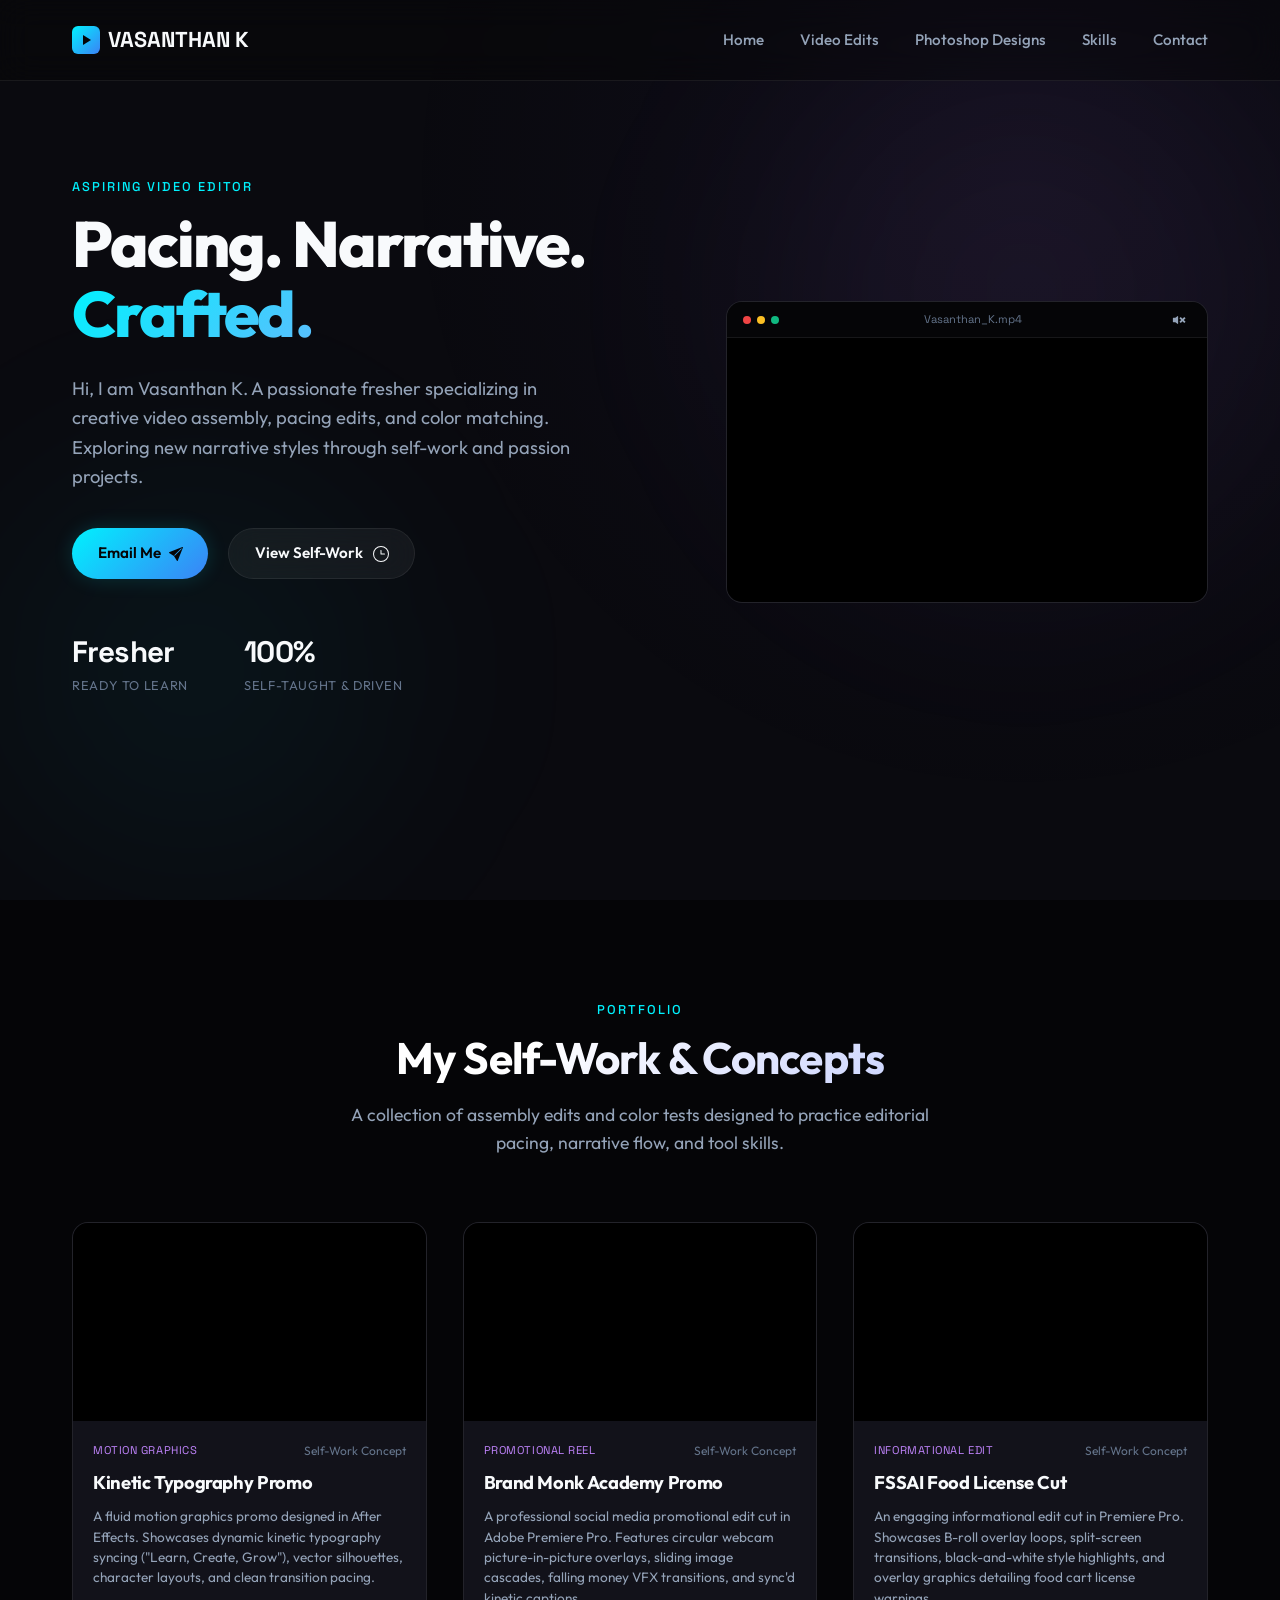
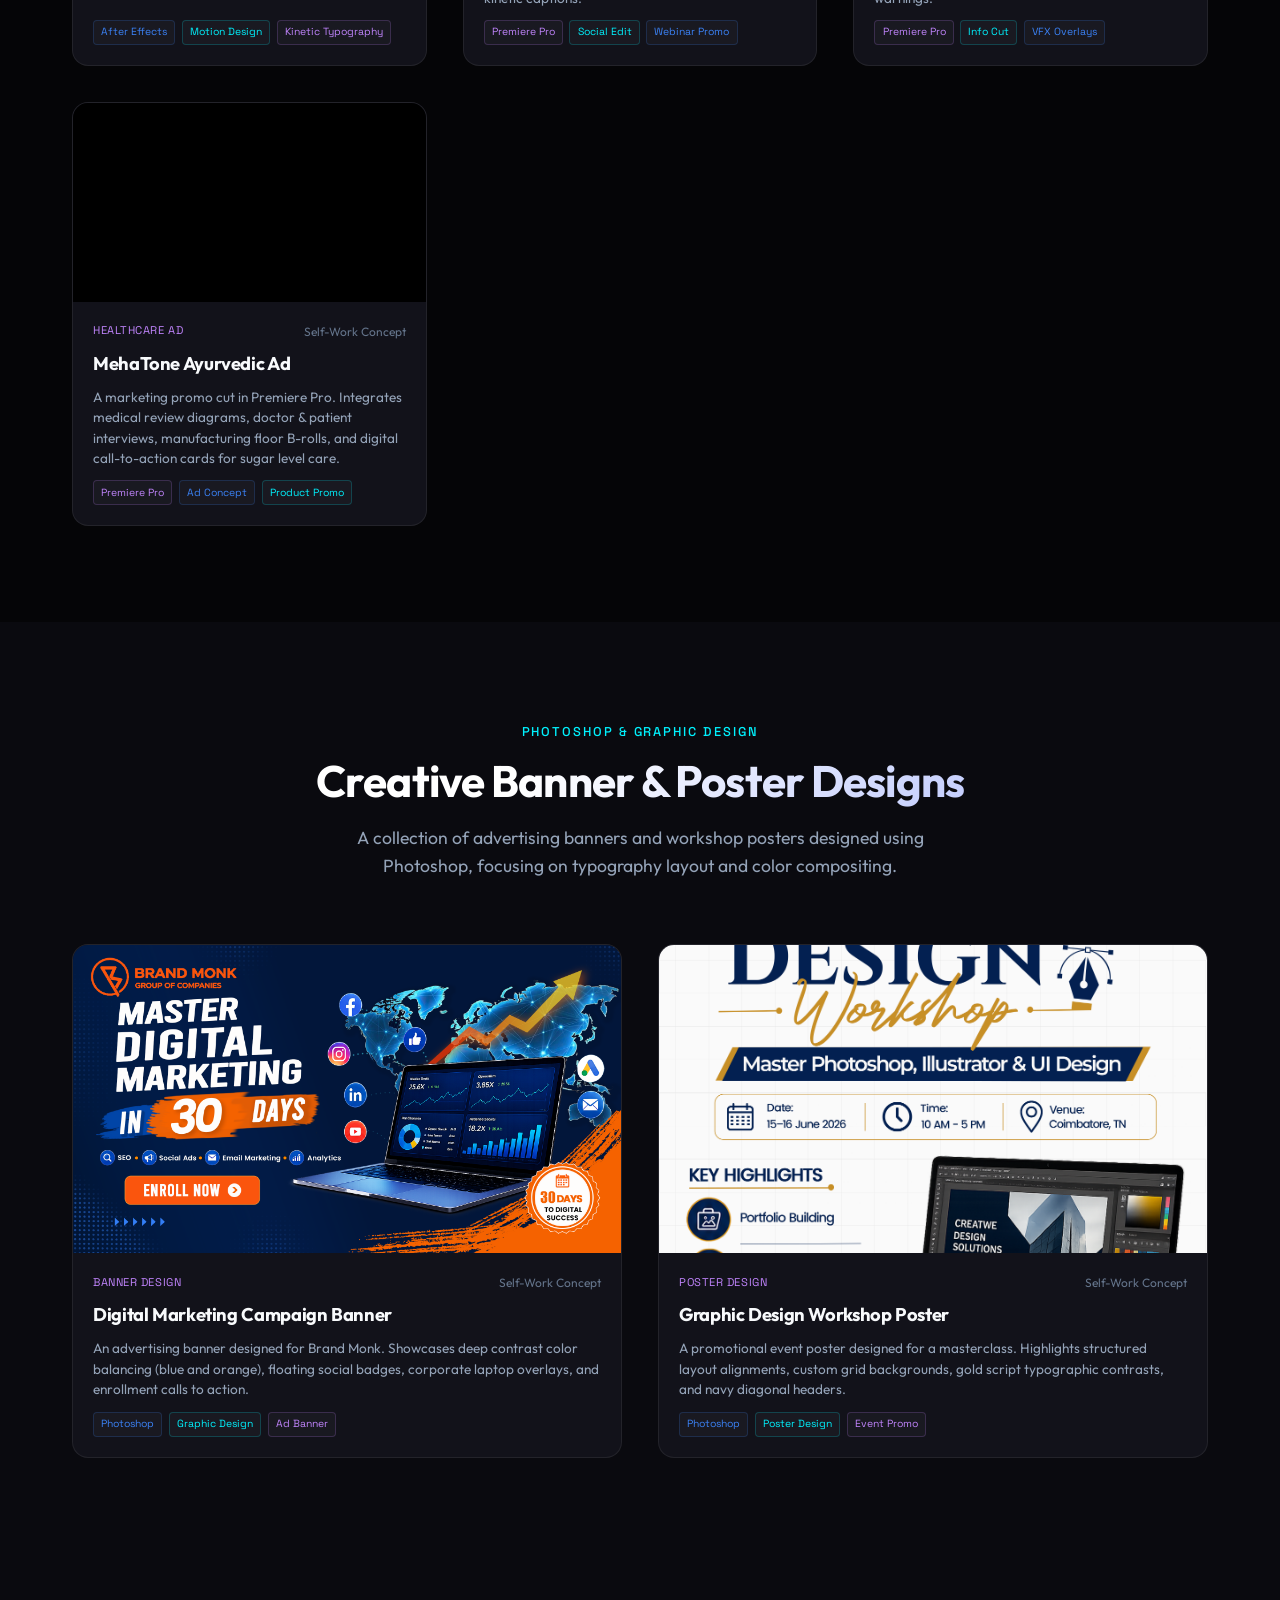
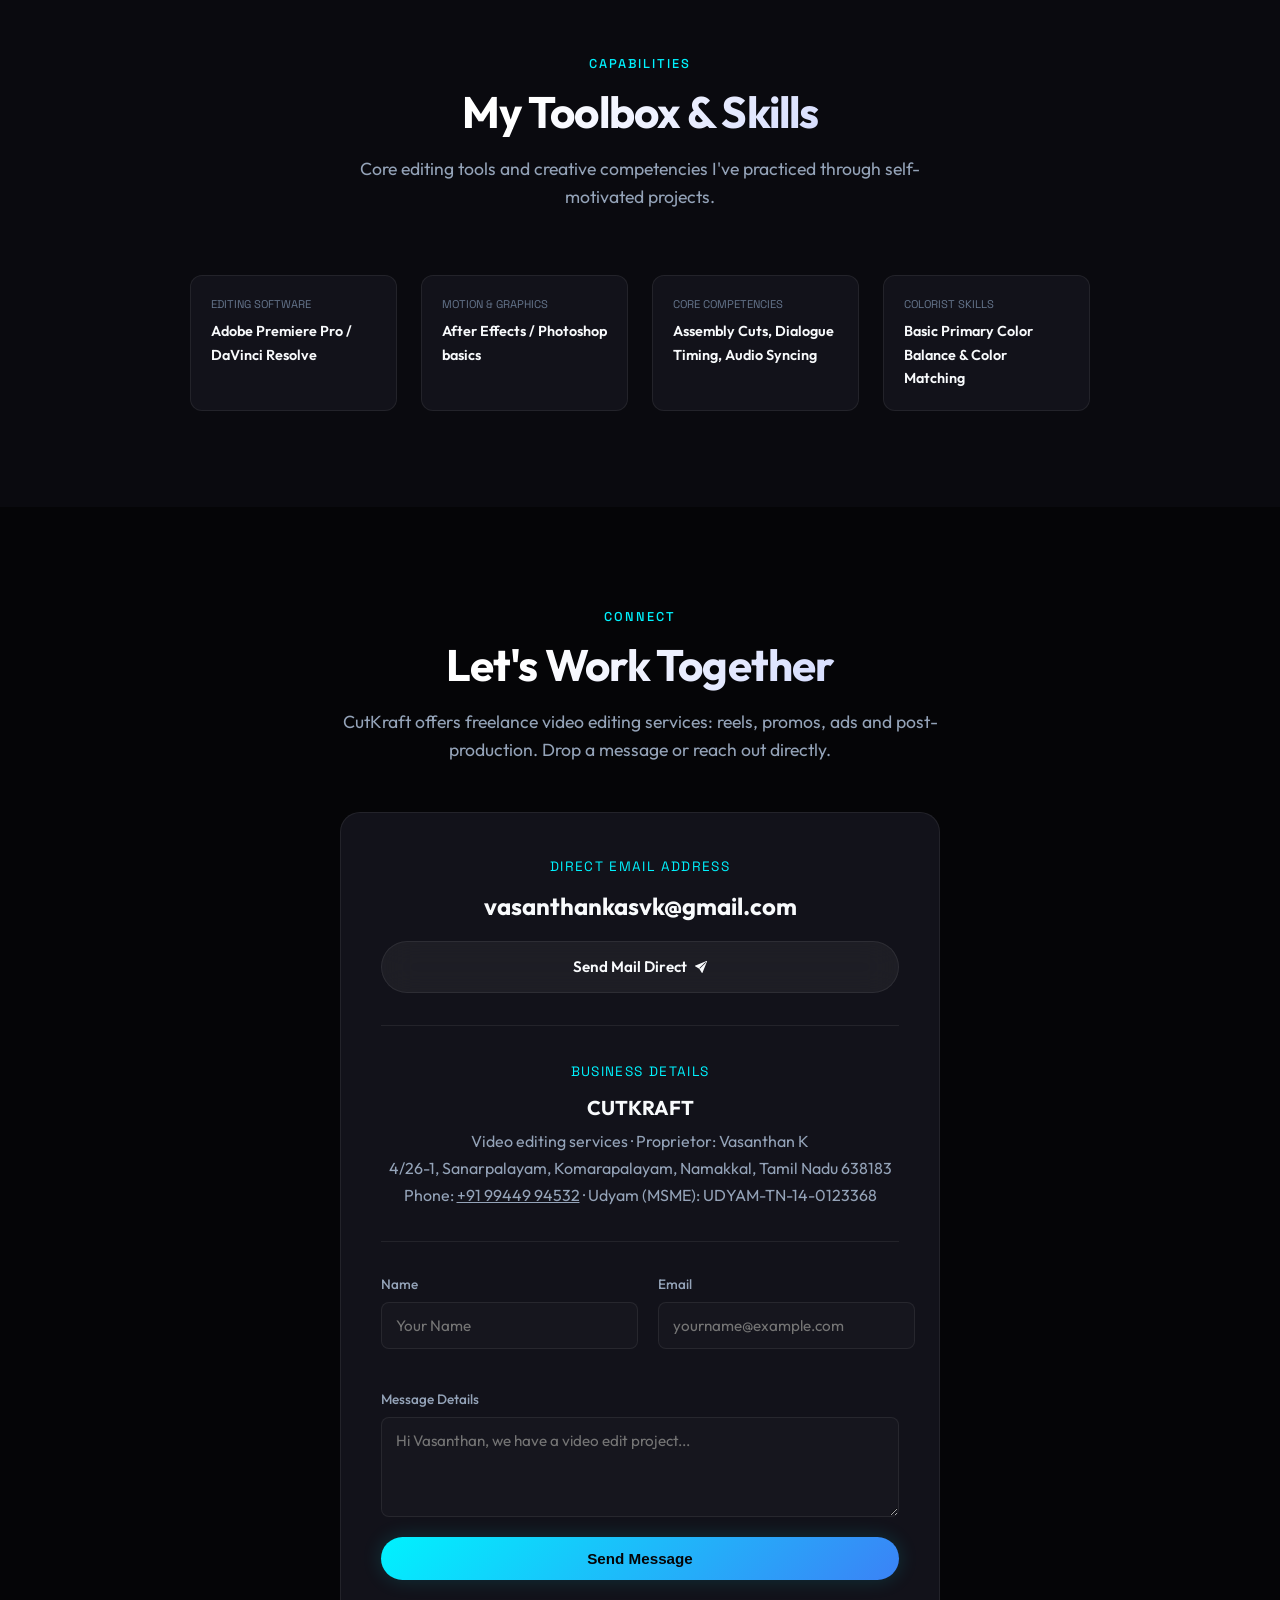
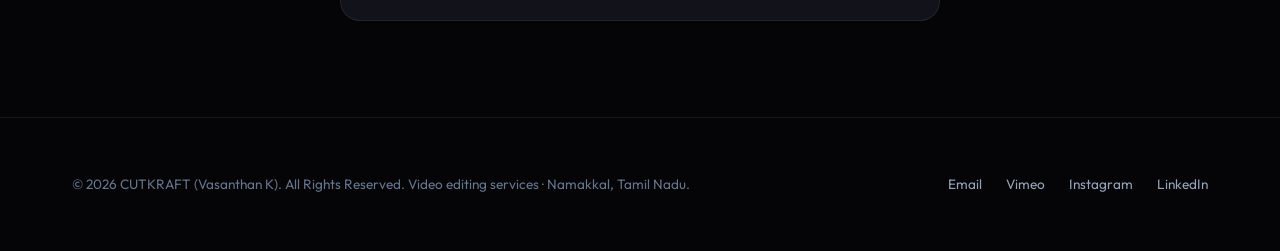
<file: index.html>
<!DOCTYPE html>
<html lang="en">
<head>
  <meta charset="UTF-8">
  <meta name="viewport" content="width=device-width, initial-scale=1.0">
  <title>CutKraft | Video Editing by Vasanthan K</title>
  <meta name="description" content="CutKraft: video editing services by Vasanthan K, Namakkal. Creative cuts, color grading and sound assembly.">
  
  <!-- CSS Stylesheet -->
  <link rel="stylesheet" href="style.css">
</head>
<body>

  <!-- Ambient Light Leak Effects -->
  <div class="ambient-bg">
    <div class="ambient-light-1"></div>
    <div class="ambient-light-2"></div>
  </div>

  <!-- Header Navigation -->
  <header id="header">
    <div class="container nav-container">
      <a href="#" class="logo">
        <div class="logo-icon"></div>
        VASANTHAN K
      </a>
      <nav>
        <ul class="nav-links">
          <li><a href="#hero">Home</a></li>
          <li><a href="#works">Video Edits</a></li>
          <li><a href="#designs">Photoshop Designs</a></li>
          <li><a href="#skills">Skills</a></li>
          <li><a href="#contact">Contact</a></li>
        </ul>
      </nav>
      <button class="mobile-menu-toggle" id="menuToggle" aria-label="Toggle navigation menu">
        <svg width="24" height="24" fill="currentColor" viewBox="0 0 16 16">
          <path fill-rule="evenodd" d="M2.5 12a.5.5 0 0 1 .5-.5h10a.5.5 0 0 1 0 1H3a.5.5 0 0 1-.5-.5zm0-4a.5.5 0 0 1 .5-.5h10a.5.5 0 0 1 0 1H3a.5.5 0 0 1-.5-.5zm0-4a.5.5 0 0 1 .5-.5h10a.5.5 0 0 1 0 1H3a.5.5 0 0 1-.5-.5z"/>
        </svg>
      </button>
    </div>
  </header>

  <!-- Hero Section -->
  <section id="hero" class="hero">
    <div class="container hero-grid">
      <div class="hero-content">
        <span class="section-tag">Aspiring Video Editor</span>
        <h1>Pacing. Narrative.<br><span>Crafted.</span></h1>
        <p>Hi, I am Vasanthan K. A passionate fresher specializing in creative video assembly, pacing edits, and color matching. Exploring new narrative styles through self-work and passion projects.</p>
        <div class="hero-actions">
          <a href="mailto:vasanthankasvk@gmail.com" class="btn btn-primary">
            Email Me
            <svg width="14" height="14" viewBox="0 0 16 16" fill="currentColor">
              <path d="M15.964.686a.5.5 0 0 0-.65-.65L.767 5.855H.766l-.452.18a.5.5 0 0 0-.082.887l.41.26.001.002 4.995 3.178 3.178 4.995.002.002.26.41a.5.5 0 0 0 .886-.083l6-15Zm-1.833 1.89L6.637 10.07l-.215-.338a.5.5 0 0 0-.154-.154l-.338-.215 7.494-7.494 1.178-.393-.393 1.178Z"/>
            </svg>
          </a>
          <a href="#works" class="btn btn-secondary">
            View Self-Work
            <svg width="16" height="16" viewBox="0 0 16 16" fill="currentColor" style="margin-left: 2px;">
              <path d="M8 15A7 7 0 1 1 8 1a7 7 0 0 1 0 14zm0 1A8 8 0 1 0 8 0a8 8 0 0 0 0 16z"/>
              <path d="M8 4a.5.5 0 0 1 .5.5v3h3a.5.5 0 0 1 0 1h-3.5a.5.5 0 0 1-.5-.5v-4A.5.5 0 0 1 8 4z"/>
            </svg>
          </a>
        </div>
        <div class="hero-stats">
          <div class="stat-item">
            <h3>Fresher<span></span></h3>
            <p>Ready to Learn</p>
          </div>
          <div class="stat-item">
            <h3>100%<span></span></h3>
            <p>Self-Taught & Driven</p>
          </div>
        </div>
      </div>
      
      <div class="hero-visual">
        <div class="preview-lens-card">
          <div class="card-topbar">
            <div class="card-dots">
              <div class="card-dot red"></div>
              <div class="card-dot yellow"></div>
              <div class="card-dot green"></div>
            </div>
            <div class="card-title">Vasanthan_K.mp4</div>
            <button class="monitor-btn" id="heroMuteBtn" style="position: relative; z-index: 10; padding: 0; width: 24px; height: 24px; display: flex; align-items: center; justify-content: center; background: none; border: none; color: var(--text-secondary); cursor: pointer;" aria-label="Mute Toggle">
              <svg width="14" height="14" fill="currentColor" viewBox="0 0 16 16" id="heroMuteIcon">
                <!-- Speaker with slash (muted by default) -->
                <path d="M6.717 3.55A.5.5 0 0 1 7 4v8a.5.5 0 0 1-.812.39L3.825 10.5H1.5A.5.5 0 0 1 1 10V6a.5.5 0 0 1 .5-.5h2.325l2.363-1.89a.5.5 0 0 1 .529-.06zM13.5 8l2-2L14 4.5l-2 2-2-2L8.5 6l2 2-2 2 1.5 1.5 2-2 2 2 1.5-1.5-2-2z"/>
              </svg>
            </button>
          </div>
          <div class="preview-lens-media">
            <video id="heroVideo" autoplay loop muted playsinline style="pointer-events: none; width: 100%; height: 100%; object-fit: cover;">
              <source src="https://media.githubusercontent.com/media/Vasanthank994499/video-editing-portfolio/master/assets/VKF.mp4" type="video/mp4">
            </video>
          </div>
        </div>
      </div>
    </div>
  </section>

  <!-- Self-Work Video Showcase Grid -->
  <section id="works" style="background-color: var(--bg-darker);">
    <div class="container">
      <div style="text-align: center;">
        <span class="section-tag">Portfolio</span>
        <h2 class="section-title">My Self-Work & Concepts</h2>
        <p class="section-desc" style="margin: 0 auto 4rem;">A collection of assembly edits and color tests designed to practice editorial pacing, narrative flow, and tool skills.</p>
      </div>

      <div class="portfolio-grid">
        <!-- Self Work 1 -->
        <a href="player.html?id=0" style="text-decoration: none; color: inherit; display: block;">
          <div class="portfolio-card">
            <div class="card-media">
              <video preload="metadata" loop playsinline muted>
                <source src="https://media.githubusercontent.com/media/Vasanthank994499/video-editing-portfolio/master/assets/VASANTHANK_AE3.mp4" type="video/mp4">
                Your browser does not support the video tag.
              </video>
              <div class="play-overlay">
                <div class="play-btn-circle" style="width: 54px; height: 54px;">
                  <svg width="16" height="16" viewBox="0 0 16 16">
                    <path d="m11.596 8.697-6.363 3.692c-.54.313-1.233-.066-1.233-.697V4.308c0-.63.692-1.01 1.233-.696l6.363 3.692a.802.802 0 0 1 0 1.393z"/>
                  </svg>
                </div>
              </div>
            </div>
            <div class="card-info">
              <div class="card-meta-row">
                <span class="card-category">Motion Graphics</span>
                <span class="card-role">Self-Work Concept</span>
              </div>
              <h3 class="card-title-text">Kinetic Typography Promo</h3>
              <p class="card-desc">A fluid motion graphics promo designed in After Effects. Showcases dynamic kinetic typography syncing ("Learn, Create, Grow"), vector silhouettes, character layouts, and clean transition pacing.</p>
              <div class="card-tech-stack">
                <span class="tech-badge blue">After Effects</span>
                <span class="tech-badge cyan">Motion Design</span>
                <span class="tech-badge purple">Kinetic Typography</span>
              </div>
            </div>
          </div>
        </a>

        <!-- Self Work 2 -->
        <a href="player.html?id=1" style="text-decoration: none; color: inherit; display: block;">
          <div class="portfolio-card">
            <div class="card-media">
              <video preload="metadata" loop playsinline muted>
                <source src="https://media.githubusercontent.com/media/Vasanthank994499/video-editing-portfolio/master/assets/PR_OUT.mp4" type="video/mp4">
                Your browser does not support the video tag.
              </video>
              <div class="play-overlay">
                <div class="play-btn-circle" style="width: 54px; height: 54px;">
                  <svg width="16" height="16" viewBox="0 0 16 16">
                    <path d="m11.596 8.697-6.363 3.692c-.54.313-1.233-.066-1.233-.697V4.308c0-.63.692-1.01 1.233-.696l6.363 3.692a.802.802 0 0 1 0 1.393z"/>
                  </svg>
                </div>
              </div>
            </div>
            <div class="card-info">
              <div class="card-meta-row">
                <span class="card-category">Promotional Reel</span>
                <span class="card-role">Self-Work Concept</span>
              </div>
              <h3 class="card-title-text">Brand Monk Academy Promo</h3>
              <p class="card-desc">A professional social media promotional edit cut in Adobe Premiere Pro. Features circular webcam picture-in-picture overlays, sliding image cascades, falling money VFX transitions, and sync'd kinetic captions.</p>
              <div class="card-tech-stack">
                <span class="tech-badge purple">Premiere Pro</span>
                <span class="tech-badge cyan">Social Edit</span>
                <span class="tech-badge blue">Webinar Promo</span>
              </div>
            </div>
          </div>
        </a>

        <!-- Self Work 3 -->
        <a href="player.html?id=2" style="text-decoration: none; color: inherit; display: block;">
          <div class="portfolio-card">
            <div class="card-media">
              <video preload="metadata" loop playsinline muted>
                <source src="https://media.githubusercontent.com/media/Vasanthank994499/video-editing-portfolio/master/assets/VASANTHANK_PR.mp4" type="video/mp4">
                Your browser does not support the video tag.
              </video>
              <div class="play-overlay">
                <div class="play-btn-circle" style="width: 54px; height: 54px;">
                  <svg width="16" height="16" viewBox="0 0 16 16">
                    <path d="m11.596 8.697-6.363 3.692c-.54.313-1.233-.066-1.233-.697V4.308c0-.63.692-1.01 1.233-.696l6.363 3.692a.802.802 0 0 1 0 1.393z"/>
                  </svg>
                </div>
              </div>
            </div>
            <div class="card-info">
              <div class="card-meta-row">
                <span class="card-category">Informational Edit</span>
                <span class="card-role">Self-Work Concept</span>
              </div>
              <h3 class="card-title-text">FSSAI Food License Cut</h3>
              <p class="card-desc">An engaging informational edit cut in Premiere Pro. Showcases B-roll overlay loops, split-screen transitions, black-and-white style highlights, and overlay graphics detailing food cart license warnings.</p>
              <div class="card-tech-stack">
                <span class="tech-badge purple">Premiere Pro</span>
                <span class="tech-badge cyan">Info Cut</span>
                <span class="tech-badge blue">VFX Overlays</span>
              </div>
            </div>
          </div>
        </a>

        <!-- Self Work 4 -->
        <a href="player.html?id=3" style="text-decoration: none; color: inherit; display: block;">
          <div class="portfolio-card">
            <div class="card-media">
              <video preload="metadata" loop playsinline muted>
                <source src="https://media.githubusercontent.com/media/Vasanthank994499/video-editing-portfolio/master/assets/FinalOut3.mp4" type="video/mp4">
                Your browser does not support the video tag.
              </video>
              <div class="play-overlay">
                <div class="play-btn-circle" style="width: 54px; height: 54px;">
                  <svg width="16" height="16" viewBox="0 0 16 16">
                    <path d="m11.596 8.697-6.363 3.692c-.54.313-1.233-.066-1.233-.697V4.308c0-.63.692-1.01 1.233-.696l6.363 3.692a.802.802 0 0 1 0 1.393z"/>
                  </svg>
                </div>
              </div>
            </div>
            <div class="card-info">
              <div class="card-meta-row">
                <span class="card-category">Healthcare Ad</span>
                <span class="card-role">Self-Work Concept</span>
              </div>
              <h3 class="card-title-text">MehaTone Ayurvedic Ad</h3>
              <p class="card-desc">A marketing promo cut in Premiere Pro. Integrates medical review diagrams, doctor & patient interviews, manufacturing floor B-rolls, and digital call-to-action cards for sugar level care.</p>
              <div class="card-tech-stack">
                <span class="tech-badge purple">Premiere Pro</span>
                <span class="tech-badge blue">Ad Concept</span>
                <span class="tech-badge cyan">Product Promo</span>
              </div>
            </div>
          </div>
        </a>
      </div>
    </div>
  </section>

  <!-- Graphic Design Showcase -->
  <section id="designs" style="background-color: var(--bg-main);">
    <div class="container">
      <div style="text-align: center;">
        <span class="section-tag">Photoshop & Graphic Design</span>
        <h2 class="section-title">Creative Banner & Poster Designs</h2>
        <p class="section-desc" style="margin: 0 auto 4rem;">A collection of advertising banners and workshop posters designed using Photoshop, focusing on typography layout and color compositing.</p>
      </div>

      <div class="portfolio-grid">
        <!-- Design Card 1 -->
        <a href="assets/VasanthanK_BannerDesign.png" target="_blank" style="text-decoration: none; color: inherit; display: block;">
          <div class="portfolio-card">
            <div class="card-media">
              <img src="assets/VasanthanK_BannerDesign.png" alt="Digital Marketing Course Banner" style="width: 100%; height: 100%; object-fit: cover;">
            </div>
            <div class="card-info">
              <div class="card-meta-row">
                <span class="card-category">Banner Design</span>
                <span class="card-role">Self-Work Concept</span>
              </div>
              <h3 class="card-title-text">Digital Marketing Campaign Banner</h3>
              <p class="card-desc">An advertising banner designed for Brand Monk. Showcases deep contrast color balancing (blue and orange), floating social badges, corporate laptop overlays, and enrollment calls to action.</p>
              <div class="card-tech-stack">
                <span class="tech-badge blue">Photoshop</span>
                <span class="tech-badge cyan">Graphic Design</span>
                <span class="tech-badge purple">Ad Banner</span>
              </div>
            </div>
          </div>
        </a>

        <!-- Design Card 2 -->
        <a href="assets/VasanthanK_PosterDesign.png" target="_blank" style="text-decoration: none; color: inherit; display: block;">
          <div class="portfolio-card">
            <div class="card-media">
              <img src="assets/VasanthanK_PosterDesign.png" alt="Design Workshop Poster" style="width: 100%; height: 100%; object-fit: cover;">
            </div>
            <div class="card-info">
              <div class="card-meta-row">
                <span class="card-category">Poster Design</span>
                <span class="card-role">Self-Work Concept</span>
              </div>
              <h3 class="card-title-text">Graphic Design Workshop Poster</h3>
              <p class="card-desc">A promotional event poster designed for a masterclass. Highlights structured layout alignments, custom grid backgrounds, gold script typographic contrasts, and navy diagonal headers.</p>
              <div class="card-tech-stack">
                <span class="tech-badge blue">Photoshop</span>
                <span class="tech-badge cyan">Poster Design</span>
                <span class="tech-badge purple">Event Promo</span>
              </div>
            </div>
          </div>
        </a>
      </div>
    </div>
  </section>

  <!-- Skills Board Section -->
  <section id="skills">
    <div class="container">
      <div style="text-align: center;">
        <span class="section-tag">Capabilities</span>
        <h2 class="section-title">My Toolbox & Skills</h2>
        <p class="section-desc" style="margin: 0 auto 4rem;">Core editing tools and creative competencies I've practiced through self-motivated projects.</p>
      </div>

      <div class="about-specs" style="max-width: 900px; margin: 0 auto;">
        <div class="spec-card">
          <div class="spec-lbl">Editing Software</div>
          <div class="spec-val">Adobe Premiere Pro / DaVinci Resolve</div>
        </div>
        <div class="spec-card">
          <div class="spec-lbl">Motion & Graphics</div>
          <div class="spec-val">After Effects / Photoshop basics</div>
        </div>
        <div class="spec-card">
          <div class="spec-lbl">Core Competencies</div>
          <div class="spec-val">Assembly Cuts, Dialogue Timing, Audio Syncing</div>
        </div>
        <div class="spec-card">
          <div class="spec-lbl">Colorist Skills</div>
          <div class="spec-val">Basic Primary Color Balance & Color Matching</div>
        </div>
      </div>
    </div>
  </section>

  <!-- Contact Section -->
  <section id="contact" style="background-color: var(--bg-darker);">
    <div class="container">
      <div style="text-align: center;">
        <span class="section-tag">Connect</span>
        <h2 class="section-title">Let's Work Together</h2>
        <p class="section-desc" style="margin: 0 auto 3rem;">CutKraft offers freelance video editing services: reels, promos, ads and post-production. Drop a message or reach out directly.</p>
      </div>

      <div class="contact-wrapper">
        <!-- Direct Email Display Card -->
        <div style="text-align: center; margin-bottom: 2rem; padding-bottom: 2rem; border-bottom: 1px solid var(--border-color);">
          <span style="font-family: var(--font-mono); color: var(--accent-cyan); font-size: 0.85rem; letter-spacing: 0.1em; text-transform: uppercase;">Direct Email Address</span>
          <p style="font-size: 1.5rem; font-weight: 700; margin: 0.5rem 0 1rem; color: var(--text-primary);">vasanthankasvk@gmail.com</p>
          <a href="mailto:vasanthankasvk@gmail.com" class="btn btn-secondary">
            Send Mail Direct
            <svg width="12" height="12" viewBox="0 0 16 16" fill="currentColor">
              <path d="M15.964.686a.5.5 0 0 0-.65-.65L.767 5.855H.766l-.452.18a.5.5 0 0 0-.082.887l.41.26.001.002 4.995 3.178 3.178 4.995.002.002.26.41a.5.5 0 0 0 .886-.083l6-15Zm-1.833 1.89L6.637 10.07l-.215-.338a.5.5 0 0 0-.154-.154l-.338-.215 7.494-7.494 1.178-.393-.393 1.178Z"/>
            </svg>
          </a>
        </div>

        <!-- Business details (must match the Udyam registration) -->
        <div style="text-align: center; margin-bottom: 2rem; padding-bottom: 2rem; border-bottom: 1px solid var(--border-color);">
          <span style="font-family: var(--font-mono); color: var(--accent-cyan); font-size: 0.85rem; letter-spacing: 0.1em; text-transform: uppercase;">Business Details</span>
          <p style="font-size: 1.25rem; font-weight: 700; margin: 0.5rem 0 0.25rem; color: var(--text-primary);">CUTKRAFT</p>
          <p style="margin: 0; color: var(--text-secondary); line-height: 1.7;">
            Video editing services · Proprietor: Vasanthan K<br>
            4/26-1, Sanarpalayam, Komarapalayam, Namakkal, Tamil Nadu 638183<br>
            Phone: <a href="tel:+919944994532" style="color: inherit;">+91 99449 94532</a> · Udyam (MSME): UDYAM-TN-14-0123368
          </p>
        </div>

        <form id="contactForm">
          <div class="form-group-row">
            <div class="form-group">
              <label for="contactName" class="form-label">Name</label>
              <input type="text" id="contactName" class="form-control" placeholder="Your Name" required>
            </div>
            <div class="form-group">
              <label for="contactEmail" class="form-label">Email</label>
              <input type="email" id="contactEmail" class="form-control" placeholder="yourname@example.com" required>
            </div>
          </div>
          
          <div class="form-group">
            <label for="contactDetails" class="form-label">Message Details</label>
            <textarea id="contactDetails" class="form-control" placeholder="Hi Vasanthan, we have a video edit project..." required></textarea>
          </div>

          <button type="submit" class="btn btn-primary">
            Send Message
          </button>
        </form>
      </div>
    </div>
  </section>

  <!-- Footer -->
  <footer>
    <div class="container footer-content">
      <div class="footer-copyright">
        &copy; 2026 CUTKRAFT (Vasanthan K). All Rights Reserved. Video editing services · Namakkal, Tamil Nadu.
      </div>
      <div class="footer-socials">
        <a href="mailto:vasanthankasvk@gmail.com" class="social-link">Email</a>
        <a href="#" class="social-link">Vimeo</a>
        <a href="#" class="social-link">Instagram</a>
        <a href="#" class="social-link">LinkedIn</a>
      </div>
    </div>
  </footer>

  <!-- Toast Success Notification -->
  <div class="toast" id="successToast">
    <svg width="20" height="20" fill="currentColor" viewBox="0 0 16 16">
      <path d="M16 8A8 8 0 1 1 0 8a8 8 0 0 1 16 0zm-3.97-3.03a.75.75 0 0 0-1.08.022L7.477 9.417 5.384 7.323a.75.75 0 0 0-1.06 1.06L6.97 11.03a.75.75 0 0 0 1.079-.02l3.992-4.99a.75.75 0 0 0-.01-1.05z"/>
    </svg>
    <span id="toastMessage">Message sent successfully!</span>
  </div>

  <!-- Script Logic File -->
  <script src="app.js"></script>
</body>
</html>
</file>
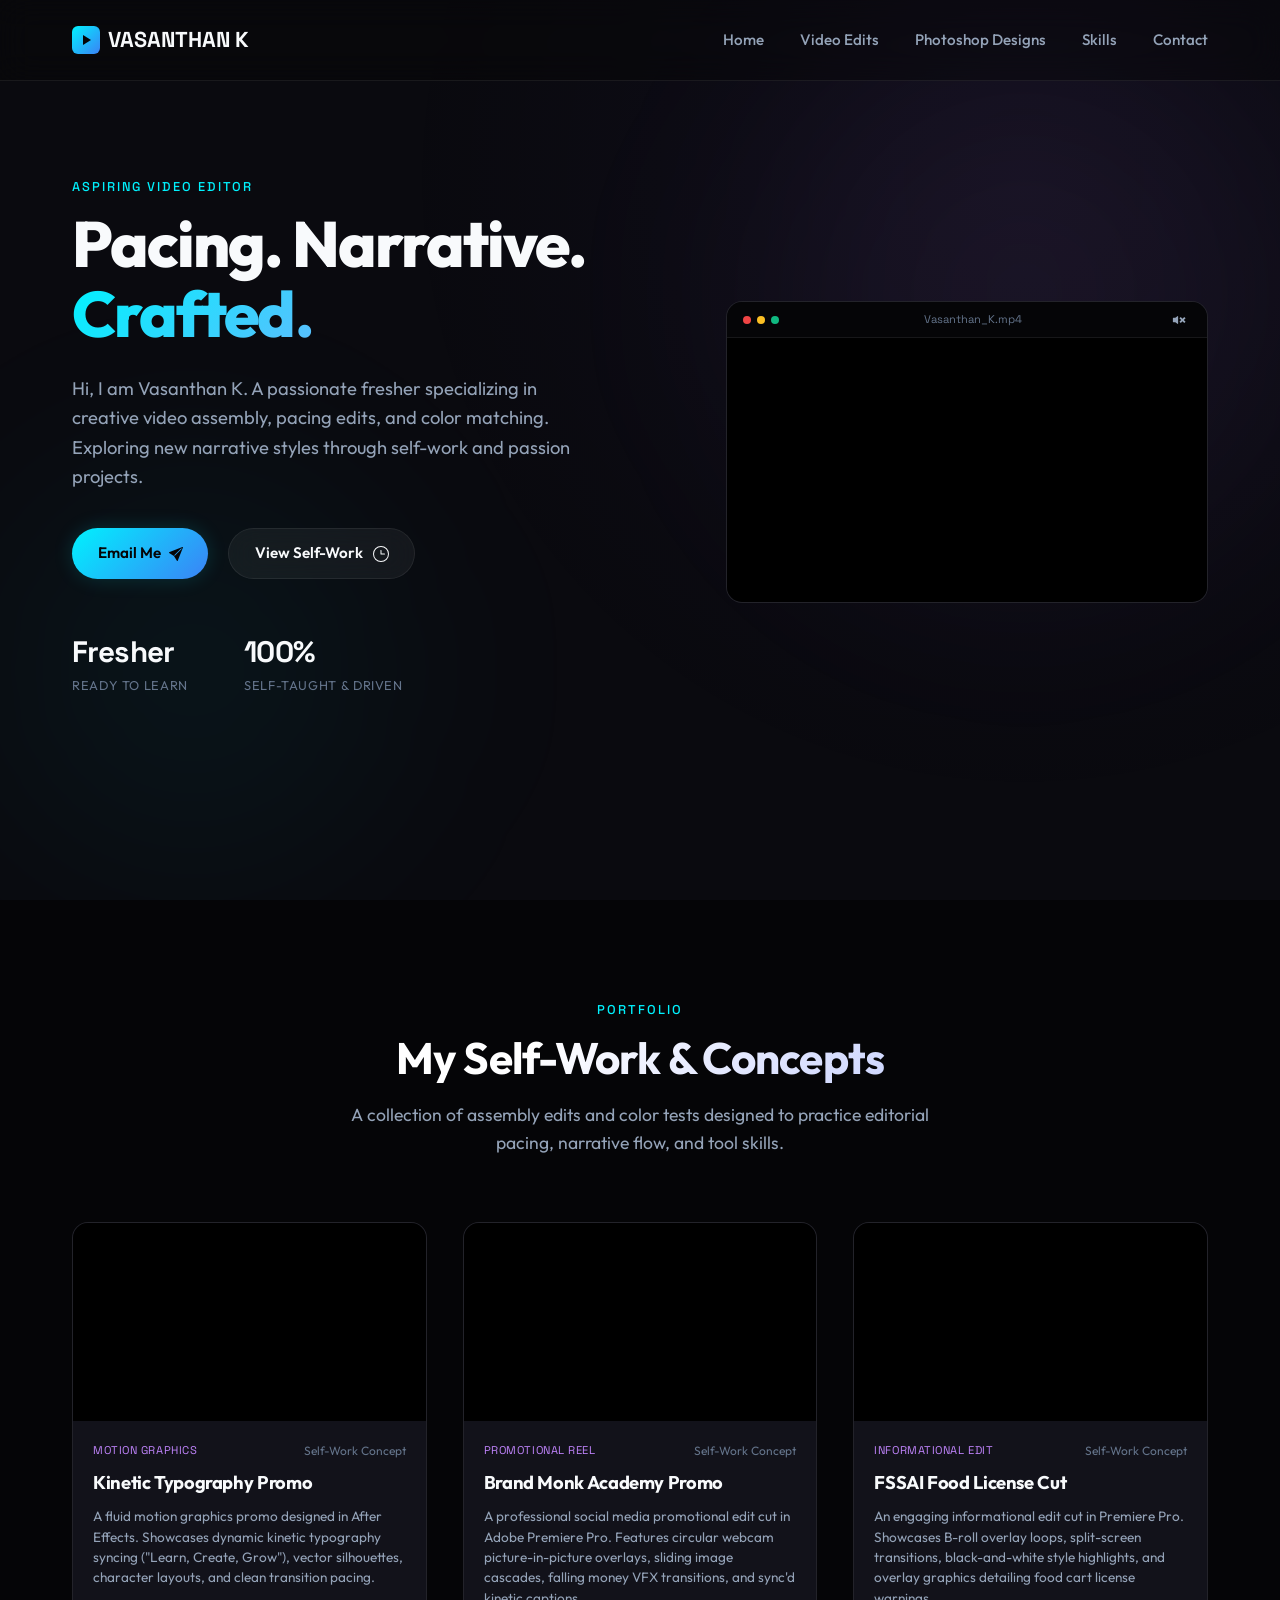
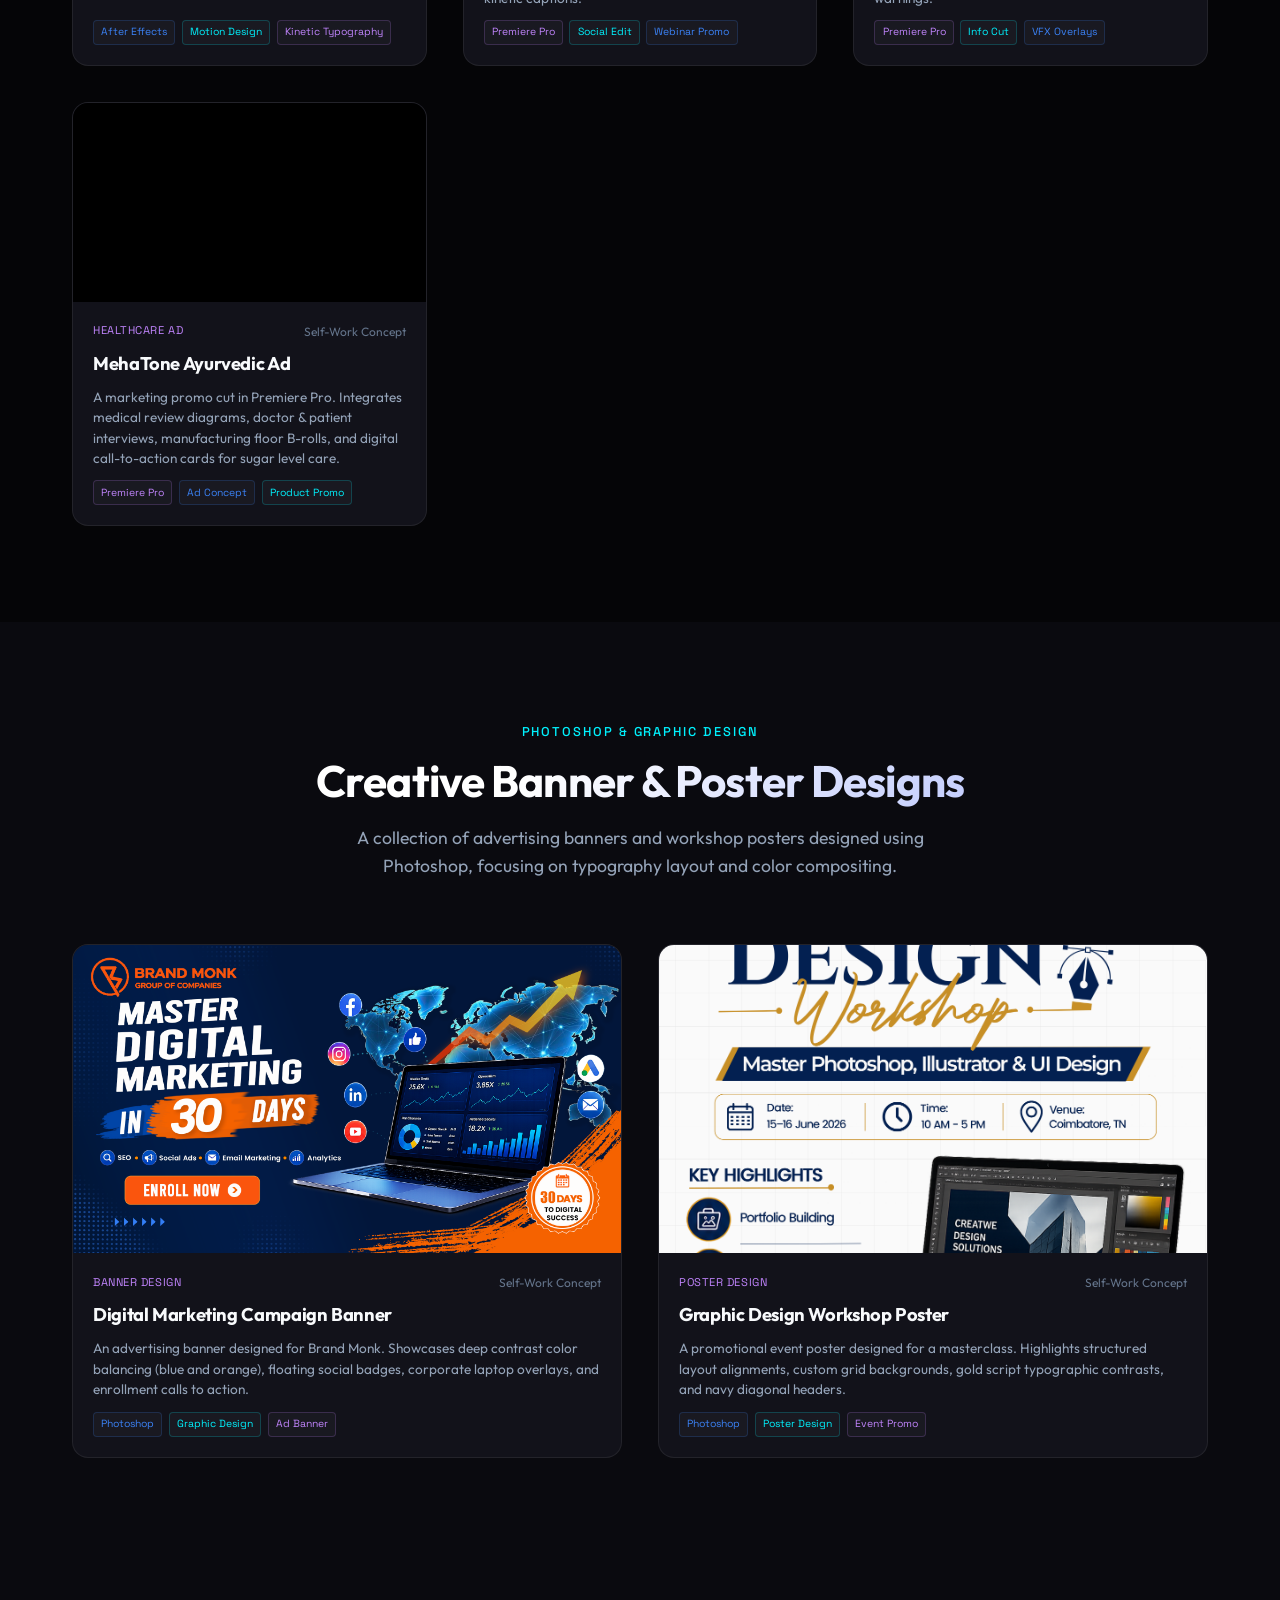
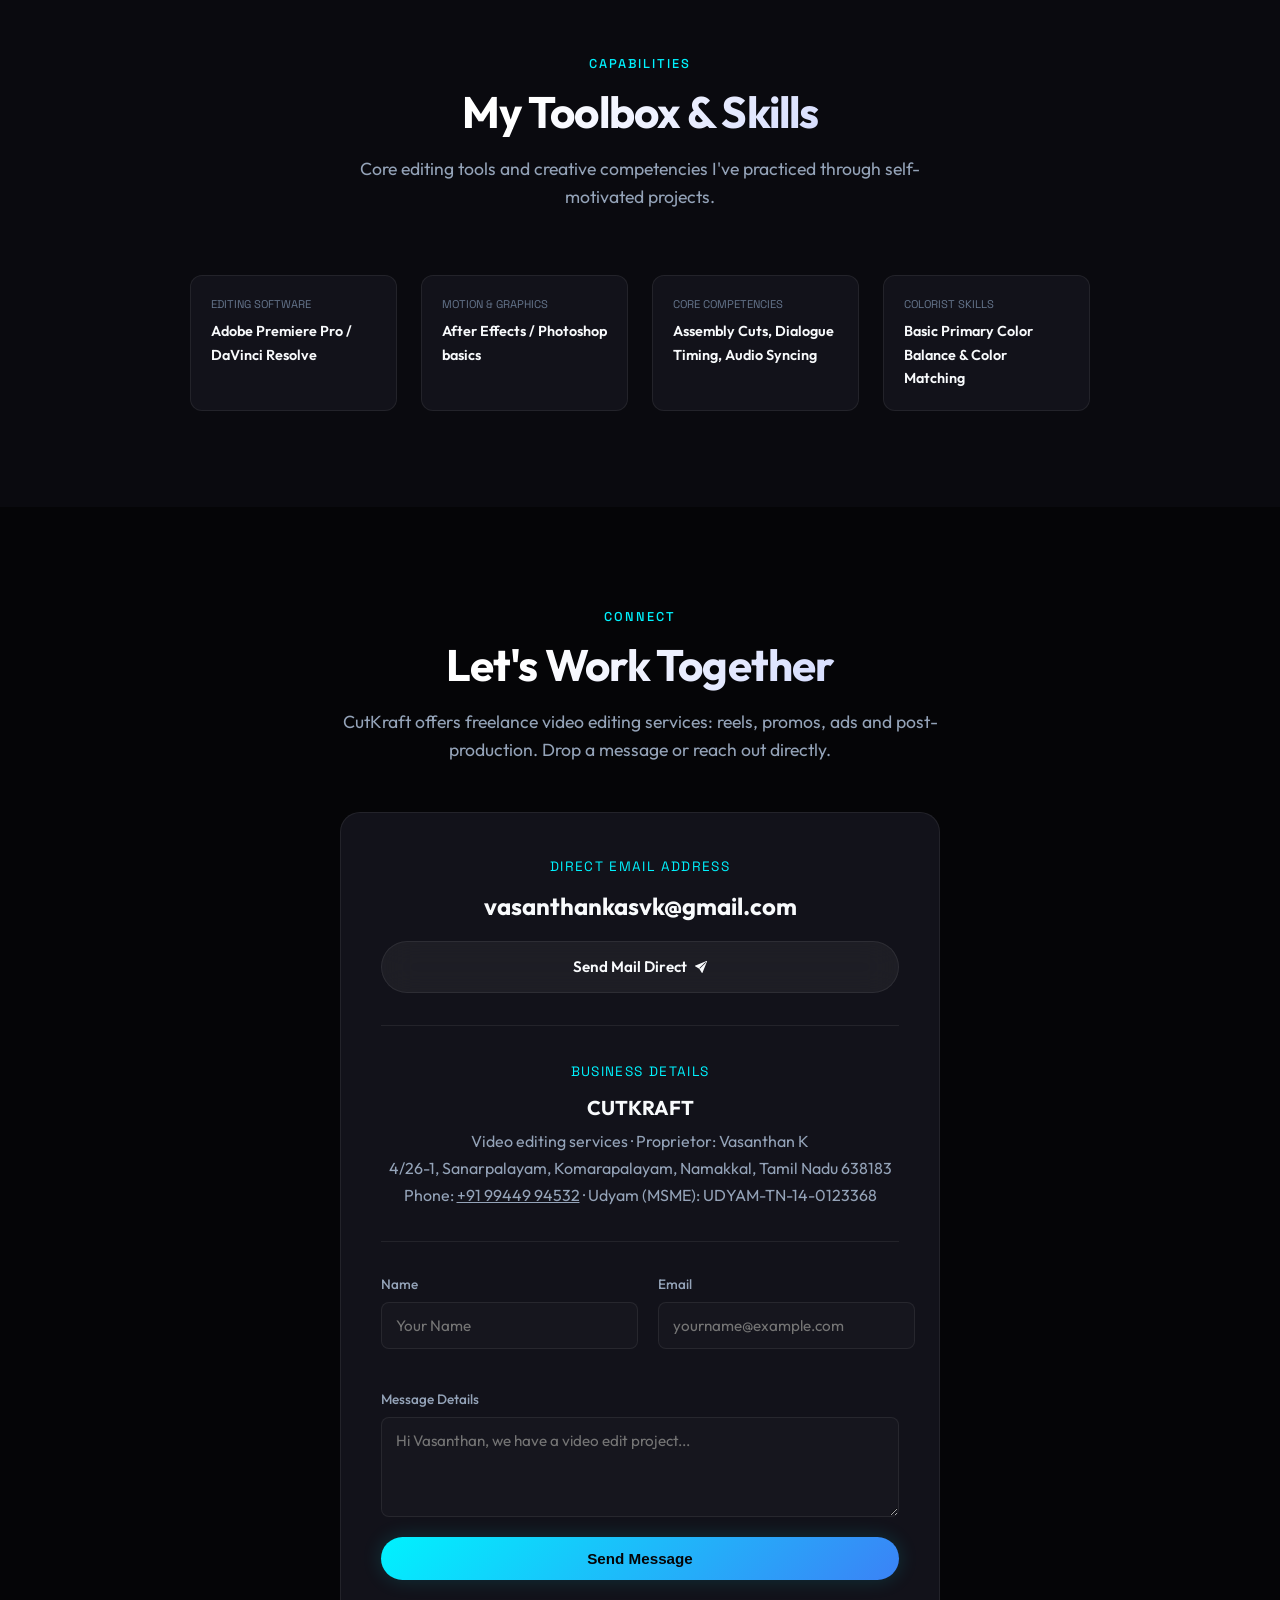
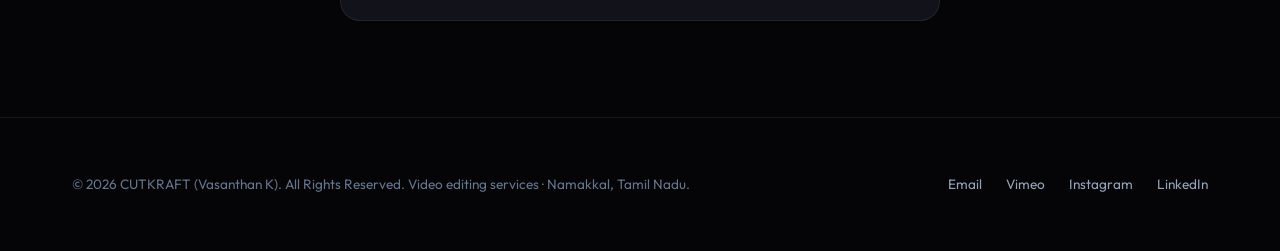
<file: player.html>
<!DOCTYPE html>
<html lang="en">
<head>
  <meta charset="UTF-8">
  <meta name="viewport" content="width=device-width, initial-scale=1.0">
  <title>Watch Video | Vasanthan K Portfolio</title>
  
  <!-- CSS Stylesheet -->
  <link rel="stylesheet" href="style.css">
  
  <style>
    /* Dedicated styles for cinema player page */
    .player-page {
      padding-top: 100px;
      min-height: 100vh;
      display: flex;
      flex-direction: column;
    }
    
    .back-btn-wrap {
      margin-bottom: 2rem;
    }
    
    .back-link {
      display: inline-flex;
      align-items: center;
      gap: 0.5rem;
      color: var(--text-secondary);
      text-decoration: none;
      font-weight: 500;
      font-size: 1rem;
      transition: var(--transition-fast);
      font-family: var(--font-sans);
    }
    
    .back-link:hover {
      color: var(--accent-cyan);
      transform: translateX(-4px);
    }
    
    .cinema-container {
      width: 100%;
      aspect-ratio: 16/9;
      background: #000;
      border-radius: 20px;
      overflow: hidden;
      border: 1px solid var(--border-color);
      box-shadow: 0 25px 50px rgba(0, 0, 0, 0.6);
      margin-bottom: 3rem;
    }
    
    .cinema-video {
      width: 100%;
      height: 100%;
      object-fit: contain;
      display: block;
    }
    
    .details-grid {
      display: grid;
      grid-template-columns: 1.2fr 0.8fr;
      gap: 4rem;
      margin-bottom: 6rem;
    }
    
    .details-left h1 {
      font-size: 2.5rem;
      margin-bottom: 0.5rem;
      color: var(--text-primary);
    }
    
    .details-category {
      font-family: var(--font-mono);
      color: var(--accent-purple);
      font-size: 0.85rem;
      text-transform: uppercase;
      letter-spacing: 0.05em;
      margin-bottom: 1.5rem;
      display: block;
    }
    
    .details-desc {
      color: var(--text-secondary);
      font-size: 1.1rem;
      line-height: 1.7;
    }
    
    .details-right {
      background: var(--bg-card);
      border: 1px solid var(--border-color);
      border-radius: 16px;
      padding: 2rem;
      display: flex;
      flex-direction: column;
      gap: 1.5rem;
      align-self: start;
    }
    
    .meta-item {
      display: flex;
      flex-direction: column;
      gap: 0.25rem;
    }
    
    .meta-lbl {
      font-family: var(--font-mono);
      font-size: 0.75rem;
      color: var(--text-muted);
      text-transform: uppercase;
      letter-spacing: 0.05em;
    }
    
    .meta-val {
      font-size: 1rem;
      font-weight: 600;
      color: var(--text-primary);
    }
    
    .meta-tags {
      display: flex;
      flex-wrap: wrap;
      gap: 0.5rem;
      margin-top: 0.25rem;
    }
    
    @media (max-width: 992px) {
      .details-grid {
        grid-template-columns: 1fr;
        gap: 3rem;
      }
    }
    
    @media (max-width: 576px) {
      .details-left h1 {
        font-size: 2rem;
      }
    }
  </style>
</head>
<body>

  <!-- Ambient Light Leak Effects -->
  <div class="ambient-bg">
    <div class="ambient-light-1"></div>
    <div class="ambient-light-2"></div>
  </div>

  <!-- Header Navigation -->
  <header id="header" style="background: rgba(5, 5, 7, 0.95);">
    <div class="container nav-container">
      <a href="index.html" class="logo">
        <div class="logo-icon"></div>
        VASANTHAN K
      </a>
      <nav>
        <ul class="nav-links" style="display: flex;">
          <li><a href="index.html#hero">Home</a></li>
          <li><a href="index.html#works">Self-Work</a></li>
          <li><a href="index.html#skills">Skills</a></li>
          <li><a href="index.html#contact">Contact</a></li>
        </ul>
      </nav>
    </div>
  </header>

  <!-- Player Main Container -->
  <main class="container player-page">
    <div class="back-btn-wrap">
      <a href="index.html#works" class="back-link">
        <svg width="16" height="16" fill="currentColor" viewBox="0 0 16 16" style="transform: rotate(180deg);">
          <path fill-rule="evenodd" d="M1 8a.5.5 0 0 1 .5-.5h11.793l-3.147-3.146a.5.5 0 1 1 .708-.708l4 4a.5.5 0 0 1 0 .708l-4 4a.5.5 0 0 1-.708-.708L13.293 8.5H1.5A.5.5 0 0 1 1 8z"/>
        </svg>
        Back to Portfolio
      </a>
    </div>

    <!-- Cinema Video Player -->
    <div class="cinema-container">
      <video id="playerVideo" class="cinema-video" controls autoplay playsinline>
        <source id="videoSource" src="" type="video/mp4">
        Your browser does not support the video tag.
      </video>
    </div>

    <!-- Project Details -->
    <div class="details-grid">
      <div class="details-left">
        <h1 id="projectTitle">Loading Project...</h1>
        <span class="details-category" id="projectCategory">Category</span>
        <p class="details-desc" id="projectDesc">Project description goes here...</p>
      </div>
      
      <div class="details-right">
        <div class="meta-item">
          <div class="meta-lbl">Role</div>
          <div class="meta-val" id="projectRole">Video Editor</div>
        </div>
        <div class="meta-item">
          <div class="meta-lbl">Project Type</div>
          <div class="meta-val" id="projectClient">Self-Work Practice</div>
        </div>
        <div class="meta-item">
          <div class="meta-lbl">Tools & Tech Stack</div>
          <div class="meta-tags" id="projectTools">
            <!-- Badges dynamically added -->
          </div>
        </div>
      </div>
    </div>
  </main>

  <!-- Footer -->
  <footer style="margin-top: auto;">
    <div class="container footer-content">
      <div class="footer-copyright">
        &copy; 2026 VASANTHAN K. All Rights Reserved. Aspiring Video Editor.
      </div>
      <div class="footer-socials">
        <a href="mailto:vasanthankasvk@gmail.com" class="social-link">Email</a>
        <a href="#" class="social-link">Vimeo</a>
        <a href="#" class="social-link">Instagram</a>
        <a href="#" class="social-link">LinkedIn</a>
      </div>
    </div>
  </footer>

  <!-- Dynamic Content Loader Script -->
  <script>
    const videosDb = [
      {
        title: "Kinetic Typography Promo",
        category: "Motion Graphics / After Effects",
        url: "https://media.githubusercontent.com/media/Vasanthank994499/video-editing-portfolio/master/assets/VASANTHANK_AE3.mp4",
        desc: "A fluid and dynamic motion graphics piece designed entirely in Adobe After Effects. This concept promo showcases shape layering, vector graphics silhouettes, clean slide wipes, and synchronized kinetic typography based on values of learning, creating, and growing. It was designed to demonstrate keyframing precision, transitions pacing, and text matching.",
        role: "Motion Designer / Graphic Editor",
        client: "Self-Work Concept Project",
        tools: ["After Effects", "Motion Design", "Kinetic Typography", "Vector Art"]
      },
      {
        title: "Brand Monk Academy Promo",
        category: "Promotional Reel / Premiere Pro",
        url: "https://media.githubusercontent.com/media/Vasanthank994499/video-editing-portfolio/master/assets/PR_OUT.mp4",
        desc: "A high-conversion social media promotional reel edited in Adobe Premiere Pro for Brand Monk Academy's webinar. Highlights include implementing a circular webcam picture-in-picture overlay, floating overlay cascades showing different career paths (students, technicians, IT employees), currency VFX drop details, and bold, high-impact captions designed for muted mobile scrolling.",
        role: "Premiere Pro Video Editor",
        client: "Practice Promo Reel",
        tools: ["Premiere Pro", "Promotional Reel", "PIP Masks", "Social Captions"]
      },
      {
        title: "FSSAI Food License Cut",
        category: "Informational Edit / Premiere Pro",
        url: "https://media.githubusercontent.com/media/Vasanthank994499/video-editing-portfolio/master/assets/VASANTHANK_PR.mp4",
        desc: "An engaging informational edit focused on food licence rules and penalties. This video exercises split-screen transitions, black-and-white style highlights (to convey warnings/serious messages), and clean overlay cards listing legal penalty ranges (50,000 to 5 lakhs) designed to keep viewers hooked and drive compliance signups.",
        role: "Video Editor & Assembly Cut",
        client: "Educational Practice Project",
        tools: ["Premiere Pro", "Dialogue Cut", "B-roll Overlays", "B&W Color Swaps"]
      },
      {
        title: "MehaTone Ayurvedic Ad",
        category: "Healthcare Ad / Premiere Pro",
        url: "https://media.githubusercontent.com/media/Vasanthank994499/video-editing-portfolio/master/assets/FinalOut3.mp4",
        desc: "A commercial-style testimonial ad edit for MehaTone ayurvedic health supplement. Integrates interviews from Doctor Robin and his patient, medical charts (sugar index meter overlay), lifestyle B-rolls (smoking/drinking hazard alerts), manufacturing floor visuals, and digital call-to-actions. Demonstrates structured narrative assembly, pacing control, and product-focused marketing edits.",
        role: "Ad Video Editor",
        client: "Commercial Concept Project",
        tools: ["Premiere Pro", "Healthcare Marketing", "Product Ad", "Interview Cuts"]
      }
    ];

    document.addEventListener('DOMContentLoaded', () => {
      // Parse query string for ?id=X
      const urlParams = new URLSearchParams(window.location.search);
      const videoId = parseInt(urlParams.get('id'));

      // Validate ID bounds
      if (isNaN(videoId) || videoId < 0 || videoId >= videosDb.length) {
        // Redirect back if invalid parameter
        window.location.href = 'index.html';
        return;
      }

      const data = videosDb[videoId];

      // Set titles & texts
      document.title = `${data.title} | Watch | Vasanthan K Portfolio`;
      document.getElementById('projectTitle').textContent = data.title;
      document.getElementById('projectCategory').textContent = data.category;
      document.getElementById('projectDesc').textContent = data.desc;
      document.getElementById('projectRole').textContent = data.role;
      document.getElementById('projectClient').textContent = data.client;

      // Set video player details
      const playerVideo = document.getElementById('playerVideo');
      const videoSource = document.getElementById('videoSource');
      videoSource.src = data.url;
      playerVideo.load();

      // Add tech stack tags
      const projectTools = document.getElementById('projectTools');
      data.tools.forEach(tool => {
        const span = document.createElement('span');
        span.className = 'tech-badge';
        
        // Match color patterns
        if (tool === 'After Effects') span.classList.add('blue');
        else if (tool === 'Premiere Pro') span.classList.add('purple');
        else span.classList.add('cyan');
        
        span.textContent = tool;
        projectTools.appendChild(span);
      });
    });
  </script>
</body>
</html>
</file>
<file: style.css>
@import url('https://fonts.googleapis.com/css2?family=Outfit:wght@300;400;500;600;700;800&family=Space+Grotesk:wght@400;500;600;700&display=swap');

:root {
  --bg-darker: #050507;
  --bg-main: #0a0a0f;
  --bg-card: #12121a;
  --bg-card-hover: #181825;
  --border-color: rgba(255, 255, 255, 0.07);
  --border-hover: rgba(0, 242, 254, 0.3);
  
  --accent-cyan: #00f2fe;
  --accent-purple: #c084fc;
  --accent-blue: #3b82f6;
  
  --text-primary: #f8fafc;
  --text-secondary: #94a3b8;
  --text-muted: #64748b;
  
  --glass-bg: rgba(10, 10, 15, 0.7);
  --glass-blur: blur(16px);
  --glow-cyan: 0 0 20px rgba(0, 242, 254, 0.15);
  
  --font-sans: 'Outfit', sans-serif;
  --font-mono: 'Space Grotesk', monospace;
  
  --transition-fast: 0.2s cubic-bezier(0.4, 0, 0.2, 1);
  --transition-normal: 0.3s cubic-bezier(0.4, 0, 0.2, 1);
  --transition-slow: 0.5s cubic-bezier(0.4, 0, 0.2, 1);
}

* {
  box-sizing: border-box;
  margin: 0;
  padding: 0;
  scroll-behavior: smooth;
}

body {
  background-color: var(--bg-main);
  color: var(--text-primary);
  font-family: var(--font-sans);
  overflow-x: hidden;
  line-height: 1.6;
}

/* Background Ambiance */
.ambient-bg {
  position: fixed;
  top: 0;
  left: 0;
  width: 100vw;
  height: 100vh;
  z-index: -2;
  overflow: hidden;
  pointer-events: none;
}

.ambient-light-1 {
  position: absolute;
  top: -10%;
  right: -10%;
  width: 60vw;
  height: 60vw;
  border-radius: 50%;
  background: radial-gradient(circle, rgba(192, 132, 252, 0.08) 0%, rgba(0, 0, 0, 0) 70%);
  filter: blur(80px);
  animation: floatLight 25s ease-in-out infinite alternate;
}

.ambient-light-2 {
  position: absolute;
  bottom: -10%;
  left: -10%;
  width: 50vw;
  height: 50vw;
  border-radius: 50%;
  background: radial-gradient(circle, rgba(0, 242, 254, 0.06) 0%, rgba(0, 0, 0, 0) 70%);
  filter: blur(80px);
  animation: floatLight 20s ease-in-out infinite alternate-reverse;
}

@keyframes floatLight {
  0% { transform: translate(0, 0) scale(1); }
  100% { transform: translate(50px, 30px) scale(1.15); }
}

/* Custom Scrollbar */
::-webkit-scrollbar {
  width: 8px;
  height: 8px;
}

::-webkit-scrollbar-track {
  background: var(--bg-darker);
}

::-webkit-scrollbar-thumb {
  background: #252535;
  border-radius: 4px;
}

::-webkit-scrollbar-thumb:hover {
  background: var(--accent-cyan);
}

/* Layout Utilities */
.container {
  width: 100%;
  max-width: 1200px;
  margin: 0 auto;
  padding: 0 2rem;
}

section {
  padding: 6rem 0;
  position: relative;
}

h1, h2, h3 {
  font-family: var(--font-sans);
  font-weight: 700;
  letter-spacing: -0.02em;
  line-height: 1.2;
}

.section-tag {
  font-family: var(--font-mono);
  color: var(--accent-cyan);
  font-size: 0.8rem;
  letter-spacing: 0.15em;
  text-transform: uppercase;
  margin-bottom: 0.75rem;
  display: inline-block;
  font-weight: 500;
}

.section-title {
  font-size: 2.75rem;
  margin-bottom: 1rem;
  background: linear-gradient(135deg, #ffffff 40%, #a5b4fc 100%);
  -webkit-background-clip: text;
  -webkit-text-fill-color: transparent;
}

.section-desc {
  color: var(--text-secondary);
  font-size: 1.1rem;
  max-width: 600px;
  margin-bottom: 3.5rem;
}

/* Buttons */
.btn {
  display: inline-flex;
  align-items: center;
  gap: 0.5rem;
  padding: 0.8rem 1.6rem;
  border-radius: 50px;
  font-size: 0.95rem;
  font-weight: 600;
  text-decoration: none;
  cursor: pointer;
  transition: var(--transition-fast);
}

.btn-primary {
  background: linear-gradient(135deg, var(--accent-cyan), var(--accent-blue));
  color: var(--bg-darker);
  border: none;
  box-shadow: var(--glow-cyan);
}

.btn-primary:hover {
  transform: translateY(-2px);
  filter: brightness(1.1);
  box-shadow: 0 0 25px rgba(0, 242, 254, 0.3);
}

.btn-secondary {
  background: rgba(255, 255, 255, 0.05);
  color: var(--text-primary);
  border: 1px solid var(--border-color);
  backdrop-filter: var(--glass-blur);
}

.btn-secondary:hover {
  background: rgba(255, 255, 255, 0.1);
  border-color: var(--text-secondary);
  transform: translateY(-2px);
}

/* Header Navbar */
header {
  position: fixed;
  top: 0;
  left: 0;
  width: 100%;
  z-index: 100;
  background: rgba(5, 5, 7, 0.4);
  backdrop-filter: var(--glass-blur);
  border-bottom: 1px solid var(--border-color);
  transition: var(--transition-normal);
}

.play-overlay:hover {
  background: rgba(5, 5, 7, 0.2);
}

.card-media.playing .play-overlay {
  opacity: 0;
  pointer-events: none;
}

header.scrolled {
  background: rgba(5, 5, 7, 0.9);
  padding: 0.25rem 0;
}

.nav-container {
  display: flex;
  justify-content: space-between;
  align-items: center;
  height: 80px;
}

.logo {
  font-family: var(--font-mono);
  font-weight: 700;
  font-size: 1.35rem;
  color: var(--text-primary);
  text-decoration: none;
  display: flex;
  align-items: center;
  gap: 0.5rem;
}

.logo span {
  color: var(--accent-cyan);
}

.logo-icon {
  width: 28px;
  height: 28px;
  background: linear-gradient(135deg, var(--accent-cyan), var(--accent-blue));
  border-radius: 6px;
  display: grid;
  place-items: center;
  position: relative;
  overflow: hidden;
}

.logo-icon::after {
  content: '';
  width: 0;
  height: 0;
  border-top: 5px solid transparent;
  border-bottom: 5px solid transparent;
  border-left: 8px solid var(--bg-darker);
  margin-left: 2px;
}

.nav-links {
  display: flex;
  gap: 2.25rem;
  list-style: none;
}

.nav-links a {
  text-decoration: none;
  color: var(--text-secondary);
  font-weight: 500;
  font-size: 0.95rem;
  transition: var(--transition-fast);
  position: relative;
}

.nav-links a:hover {
  color: var(--text-primary);
}

.nav-links a::after {
  content: '';
  position: absolute;
  bottom: -6px;
  left: 0;
  width: 0;
  height: 2px;
  background: var(--accent-cyan);
  transition: var(--transition-normal);
}

.nav-links a:hover::after {
  width: 100%;
}

.mobile-menu-toggle {
  display: none;
  background: none;
  border: none;
  color: var(--text-primary);
  font-size: 1.5rem;
  cursor: pointer;
}

/* Hero */
.hero {
  min-height: 100vh;
  display: flex;
  align-items: center;
  padding-top: 100px;
  overflow: hidden;
  background: radial-gradient(circle at 80% 20%, rgba(139, 92, 246, 0.05) 0%, transparent 50%);
}

.hero-grid {
  display: grid;
  grid-template-columns: 1.1fr 0.9fr;
  gap: 4rem;
  align-items: center;
}

.hero-content h1 {
  font-size: 4rem;
  font-weight: 800;
  line-height: 1.1;
  margin-bottom: 1.5rem;
  letter-spacing: -0.03em;
}

.hero-content h1 span {
  background: linear-gradient(135deg, var(--accent-cyan) 0%, var(--accent-purple) 100%);
  -webkit-background-clip: text;
  -webkit-text-fill-color: transparent;
  display: block;
}

.hero-content p {
  color: var(--text-secondary);
  font-size: 1.15rem;
  margin-bottom: 2.25rem;
  max-width: 500px;
}

.hero-actions {
  display: flex;
  gap: 1.25rem;
  margin-bottom: 3.5rem;
}

.hero-stats {
  display: flex;
  gap: 3.5rem;
}

.stat-item h3 {
  font-family: var(--font-mono);
  font-size: 1.85rem;
  color: var(--text-primary);
  margin-bottom: 0.25rem;
}

.stat-item h3 span {
  color: var(--accent-cyan);
}

.stat-item p {
  font-size: 0.8rem;
  color: var(--text-muted);
  text-transform: uppercase;
  letter-spacing: 0.05em;
}

.hero-visual {
  position: relative;
  display: grid;
  place-items: center;
  width: 100%;
}

.preview-lens-card {
  width: 100%;
  aspect-ratio: 16/10;
  background: var(--bg-card);
  border: 1px solid var(--border-color);
  border-radius: 16px;
  overflow: hidden;
  position: relative;
  box-shadow: var(--shadow-main);
  transition: var(--transition-normal);
}

.card-topbar {
  height: 36px;
  background: var(--bg-darker);
  border-bottom: 1px solid var(--border-color);
  display: flex;
  align-items: center;
  padding: 0 1rem;
  justify-content: space-between;
}

.card-dots {
  display: flex;
  gap: 6px;
}

.card-dot {
  width: 8px;
  height: 8px;
  border-radius: 50%;
  background: rgba(255, 255, 255, 0.15);
}

.card-dot.red { background: #ef4444; }
.card-dot.yellow { background: #fbbf24; }
.card-dot.green { background: #10b981; }

.card-title {
  font-family: var(--font-mono);
  font-size: 0.7rem;
  color: var(--text-muted);
}

.preview-lens-media {
  width: 100%;
  height: calc(100% - 36px);
  position: relative;
  background: #000;
  display: flex;
  align-items: center;
  justify-content: center;
}

.preview-lens-media video {
  width: 100%;
  height: 100%;
  object-fit: cover;
}

/* Portfolio Cards Grid */
.portfolio-grid {
  display: grid;
  grid-template-columns: repeat(auto-fit, minmax(320px, 1fr));
  gap: 2.25rem;
}

.portfolio-card {
  background: var(--bg-card);
  border: 1px solid var(--border-color);
  border-radius: 16px;
  overflow: hidden;
  transition: var(--transition-normal);
  display: flex;
  flex-direction: column;
  height: 100%;
}

.portfolio-card:hover {
  transform: translateY(-6px);
  border-color: var(--border-hover);
  box-shadow: 0 15px 30px rgba(0, 0, 0, 0.3), var(--glow-cyan);
}

.card-media {
  position: relative;
  aspect-ratio: 16/9;
  background: #000;
  overflow: hidden;
}

.card-media video {
  width: 100%;
  height: 100%;
  object-fit: cover;
  display: block;
}

.card-info {
  padding: 1.25rem;
  display: flex;
  flex-direction: column;
  gap: 0.75rem;
  flex: 1;
}

.card-meta-row {
  display: flex;
  justify-content: space-between;
  align-items: center;
}

.card-category {
  font-family: var(--font-mono);
  font-size: 0.7rem;
  color: var(--accent-purple);
  text-transform: uppercase;
  letter-spacing: 0.05em;
}

.card-role {
  font-size: 0.75rem;
  color: var(--text-muted);
}

.card-title-text {
  font-size: 1.15rem;
  font-weight: 700;
  color: var(--text-primary);
}

.card-desc {
  font-size: 0.85rem;
  color: var(--text-secondary);
  line-height: 1.5;
}

.card-tech-stack {
  display: flex;
  gap: 0.4rem;
  margin-top: auto;
  flex-wrap: wrap;
}

.tech-badge {
  font-family: var(--font-mono);
  font-size: 0.65rem;
  background: rgba(255, 255, 255, 0.03);
  border: 1px solid var(--border-color);
  padding: 0.2rem 0.45rem;
  border-radius: 4px;
  color: var(--text-muted);
}

.tech-badge.cyan { border-color: rgba(0, 242, 254, 0.2); color: var(--accent-cyan); }
.tech-badge.purple { border-color: rgba(192, 132, 252, 0.2); color: var(--accent-purple); }
.tech-badge.blue { border-color: rgba(59, 130, 246, 0.2); color: var(--accent-blue); }

/* Skills Grid */
.about-specs {
  display: grid;
  grid-template-columns: repeat(auto-fit, minmax(200px, 1fr));
  gap: 1.5rem;
}

.spec-card {
  background: var(--bg-card);
  border: 1px solid var(--border-color);
  border-radius: 12px;
  padding: 1.25rem;
  transition: var(--transition-fast);
}

.spec-card:hover {
  border-color: var(--border-hover);
}

.spec-lbl {
  font-family: var(--font-mono);
  font-size: 0.7rem;
  color: var(--text-muted);
  text-transform: uppercase;
  margin-bottom: 0.4rem;
}

.spec-val {
  font-size: 0.9rem;
  font-weight: 600;
  color: var(--text-primary);
}

/* Contact Card Form */
.contact-wrapper {
  max-width: 600px;
  margin: 0 auto;
  background: var(--bg-card);
  border: 1px solid var(--border-color);
  border-radius: 20px;
  padding: 2.5rem;
  box-shadow: var(--shadow-main);
}

.form-group-row {
  display: grid;
  grid-template-columns: 1fr 1fr;
  gap: 1.25rem;
  margin-bottom: 1.25rem;
}

.form-group {
  margin-bottom: 1.25rem;
  display: flex;
  flex-direction: column;
  gap: 0.4rem;
}

.form-label {
  font-size: 0.85rem;
  font-weight: 500;
  color: var(--text-secondary);
}

.form-control {
  background: rgba(255, 255, 255, 0.02);
  border: 1px solid var(--border-color);
  border-radius: 8px;
  color: var(--text-primary);
  padding: 0.8rem 0.9rem;
  font-family: var(--font-sans);
  font-size: 0.95rem;
  outline: none;
  transition: var(--transition-fast);
}

.form-control:focus {
  border-color: var(--accent-cyan);
  box-shadow: 0 0 10px rgba(0, 242, 254, 0.1);
  background: rgba(255, 255, 255, 0.04);
}

textarea.form-control {
  resize: vertical;
  min-height: 100px;
}

.contact-wrapper .btn {
  width: 100%;
  justify-content: center;
}

/* Success notification toast */
.toast {
  position: fixed;
  bottom: 25px;
  right: 25px;
  background: #10b981;
  color: #ffffff;
  padding: 0.85rem 1.25rem;
  border-radius: 8px;
  box-shadow: var(--shadow-main);
  z-index: 2000;
  display: flex;
  align-items: center;
  gap: 0.6rem;
  transform: translateY(100px);
  opacity: 0;
  transition: var(--transition-normal);
  font-family: var(--font-sans);
  font-weight: 500;
  font-size: 0.9rem;
}

.toast.active {
  transform: translateY(0);
  opacity: 1;
}

/* Footer */
footer {
  background: #050507;
  border-top: 1px solid var(--border-color);
  padding: 3.5rem 0;
}

.footer-content {
  display: flex;
  justify-content: space-between;
  align-items: center;
}

.footer-copyright {
  font-size: 0.85rem;
  color: var(--text-muted);
}

.footer-socials {
  display: flex;
  gap: 1.5rem;
}

.social-link {
  color: var(--text-secondary);
  text-decoration: none;
  font-size: 0.85rem;
  transition: var(--transition-fast);
}

.social-link:hover {
  color: var(--accent-cyan);
}

/* Responsive Queries */
@media (max-width: 992px) {
  h1 { font-size: 3.25rem; }
  .section-title { font-size: 2.25rem; }
  
  .hero-grid {
    grid-template-columns: 1fr;
    gap: 3rem;
    text-align: center;
  }
  
  .hero-content p {
    margin: 0 auto 2.25rem;
  }
  
  .hero-actions {
    justify-content: center;
  }
  
  .hero-stats {
    justify-content: center;
  }
  
  .preview-lens-card {
    max-width: 500px;
    margin: 0 auto;
  }
}

@media (max-width: 768px) {
  .container {
    padding: 0 1.25rem;
  }
  
  .hero-content h1 {
    font-size: 2.75rem;
  }
  
  .nav-links {
    display: none;
  }
  
  .mobile-menu-toggle {
    display: block;
  }
  
  .footer-content {
    flex-direction: column;
    gap: 1.25rem;
    text-align: center;
  }
  
  .form-group-row {
    grid-template-columns: 1fr;
    gap: 0;
  }
}
</file>
